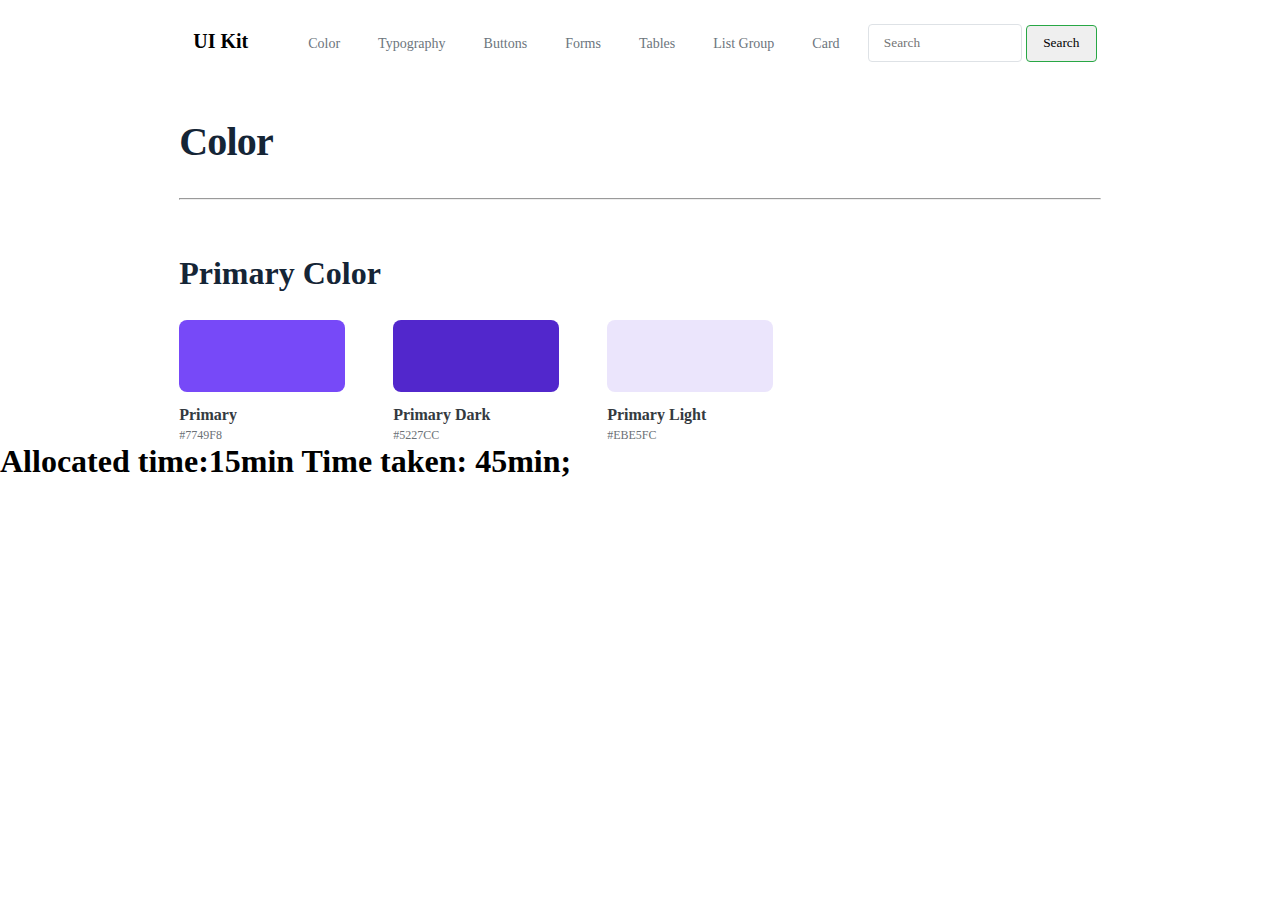
<file: index.html>
<!DOCTYPE html>
<html lang="en">
  <head>
    <meta charset="UTF-8" />
    <meta http-equiv="X-UA-Compatible" content="IE=edge" />
    <meta name="viewport" content="width=device-width, initial-scale=1.0" />
    <title>1</title>
  
    <link rel="stylesheet" href="./assest/css/global.css">
    <link rel="stylesheet" href="./assest/css/header.css">
  </head>
  <body>
  
    <header class="clearfix">
      <div class="nav-container clearfix">


        <h1>UI Kit</h1>
        <ul class="clearfix">
        <li><a href="./color.html">

          Color
        </a>
      </li>
      <li><a href="./typography.html">

        Typography
        </a>
      </li>
      
      <li><a href="./buttons.html">

        Buttons
      </a>
    </li>
    <li><a href="./forms.html">
      
          Forms
        </a>
      </li>
      
    </li>
        <li><a href="./tables.html">

          Tables
        </a>
      </li>
        
    </li>
    <li><a href="./listgroup.html">
      
      List Group
    </a>
  </li>
  
</li>
<li><a href="./card.html">
  
  Card
</a>
</li>

        </ul>
        <form action="">
          <input type="text" placeholder="Search"/>
          <button>Search</button>
        </form>
      </div>

      </header>

      <div class="container">
        <h1>Color</h1>
        <hr>
        <h2>Primary Color</h2>
        <div class="color-container clearfix">
          <div class="color-section float-left">
            <div class="primary-color">

            </div>
            <h3>Primary</h3>
            <p>#7749F8</p>
          </div>
          <div class="color-section float-left">
            <div class="dark-color">

            </div>
            <h3>Primary Dark</h3>
            <p>#5227CC</p>
          </div>
          <div class="color-section float-left">
            <div class="light-color">
  
            </div>
            <h3>Primary Light</h3>
            <p>#EBE5FC</p>
          </div>
        </div>
      </div>
      <h1>

        Allocated time:15min
        Time taken: 45min;
      </h1>
</body>
</html>
</file>
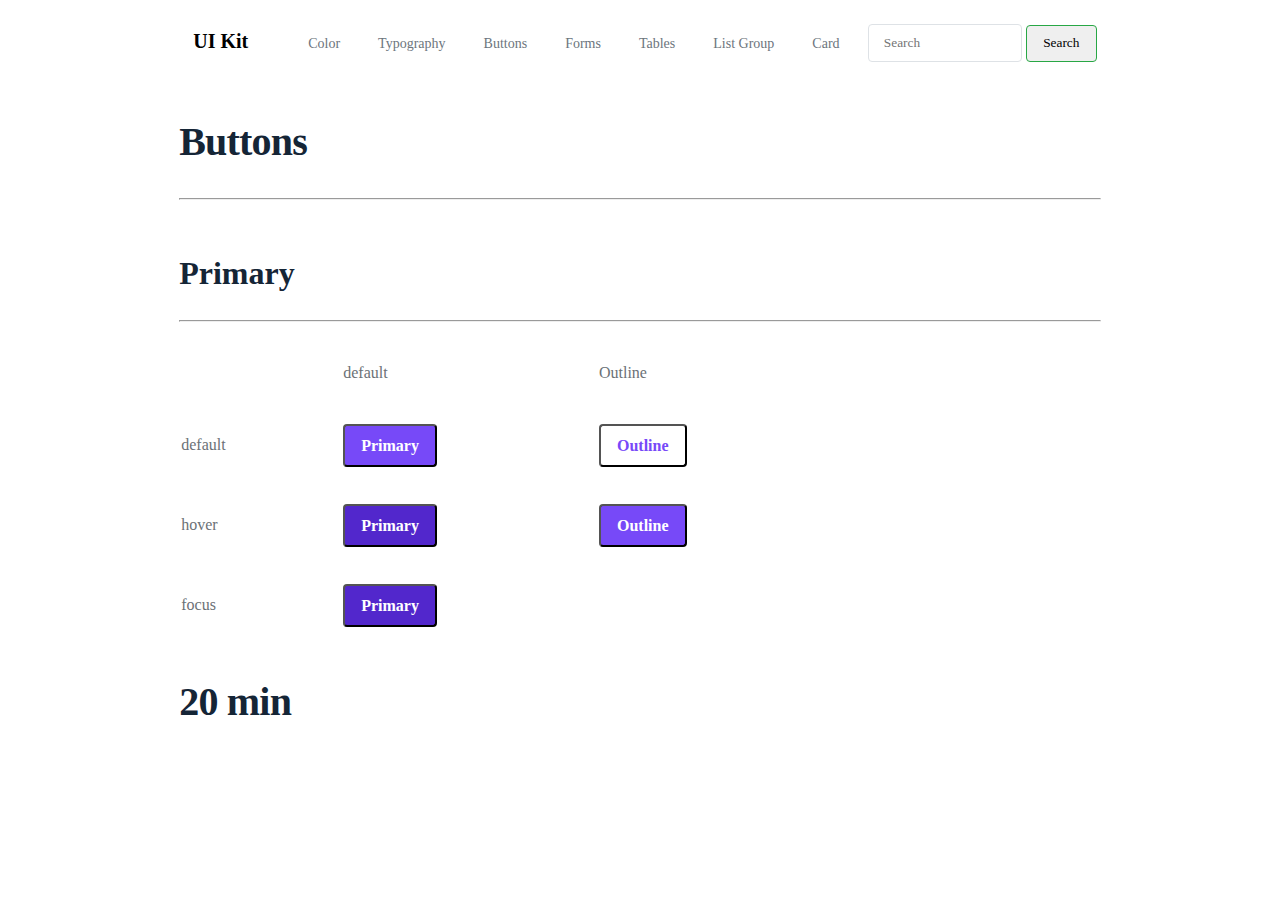
<file: buttons.html>
<!DOCTYPE html>
<html lang="en">

<head>
    <meta charset="UTF-8">
    <meta http-equiv="X-UA-Compatible" content="IE=edge">
    <meta name="viewport" content="width=device-width, initial-scale=1.0">
    <title>buttons</title>
    <link rel="stylesheet" href="./assest/css/global.css">
    <link rel="stylesheet" href="./assest/css/header.css">
    <link rel="stylesheet" href="./assest/css/buttons.css">
</head>

<body>
    <header class="clearfix">
        <div class="nav-container clearfix">


            <h1>UI Kit</h1>
            <ul class="clearfix">
                <li><a href="./color.html">

                        Color
                    </a>
                </li>
                <li><a href="./typography.html">

                        Typography
                    </a>
                </li>

                <li><a href="./buttons.html">

                        Buttons
                    </a>
                </li>
                <li><a href="./forms.html">

                        Forms
                    </a>
                </li>

                </li>
                <li><a href="./tables.html">

                        Tables
                    </a>
                </li>

                </li>
                <li><a href="./listgroup.html">

                        List Group
                    </a>
                </li>

                </li>
                <li><a href="./card.html">

                        Card
                    </a>
                </li>

            </ul>
            <form action="">
                <input type="text" placeholder="Search" />
                <button>Search</button>
            </form>
        </div>

    </header>
    <div class="container">
        <h1>Buttons</h1>
        <hr>

        <div class="type-container type-primary">
            <h2>Primary</h2>
            <hr />
            <table>
                <thead>
                    <tr>
                        <th></th>
                        <th>default</th>
                        <th>Outline</th>
                    </tr>
                </thead>
                <tbody>
                    <tr>
                        <td>default</td>
                        <td class="primary-default"><button>Primary</button></td>
                        <td class="outline-default"><button>Outline</button></td>
                    </tr>
                    <tr>
                        <td>hover</td>
                        <td class="primary-hover"><button>Primary</button></td>
                        <td class="outline-hover"><button>Outline</button></td>
                    </tr>
                    <tr>
                        <td>focus</td>
                        <td class="primary-focus"><button>Primary</button></td>
                    </tr>
                </tbody>
            </table>
            <h1>20 min</h1>
        </div>
    </div>
</body>

</html>
</file>
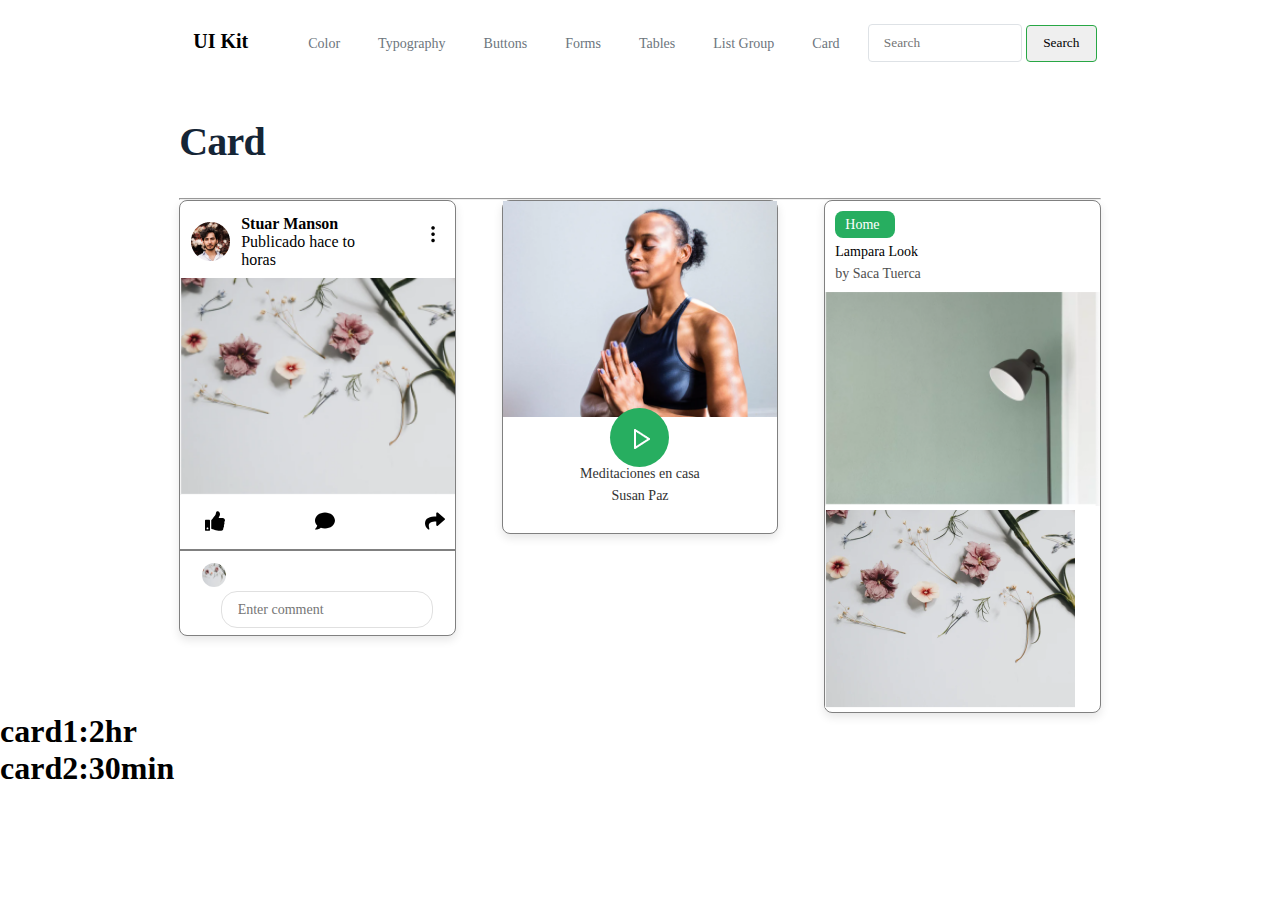
<file: card.html>
<!DOCTYPE html>
<html lang="en">

<head>
  <meta charset="UTF-8" />
  <meta http-equiv="X-UA-Compatible" content="IE=edge" />
  <meta name="viewport" content="width=device-width, initial-scale=1.0" />
  <title>Card</title>
  <link rel="stylesheet" href="./assest/css/global.css" />
  <link rel="stylesheet" href="./assest/css/card.css" />
  <link rel="stylesheet" href="./assest/css/header.css" />
</head>

<body>
  <header class="clearfix">
    <div class="nav-container clearfix">


      <h1>UI Kit</h1>
      <ul class="clearfix">
        <li><a href="./color.html">

            Color
          </a>
        </li>
        <li><a href="./typography.html">

            Typography
          </a>
        </li>

        <li><a href="./buttons.html">

            Buttons
          </a>
        </li>
        <li><a href="./forms.html">

            Forms
          </a>
        </li>

        </li>
        <li><a href="./tables.html">

            Tables
          </a>
        </li>

        </li>
        <li><a href="./listgroup.html">

            List Group
          </a>
        </li>

        </li>
        <li><a href="./card.html">

            Card
          </a>
        </li>

      </ul>
      <form action="">
        <input type="text" placeholder="Search" />
        <button>Search</button>
      </form>
    </div>

  </header>
  <div class="container clearfix">

    <h1>Card</h1>
    <hr />
    <div class="card-container">
      <section class="card-header">
        <div class="profile-pic">
          <img src="./assest/images/Avatar.png" alt="profile" />
        </div>
        <div class="profile-detail">
          <h4>Stuar Manson</h4>
          <p>Publicado hace to horas</p>
        </div>
        <img src="./assest/images/menu.png" alt="" />
      </section>
      <section class="card-image">
        <img src="./assest/images/pp.png" alt="" />
      </section>
      <section class="card-likes clearfix">
        <img src="./assest/images/thumbs-up-solid.svg" alt="" />
        <img src="./assest/images/comment-solid.svg" alt="" />
        <img src="./assest/images/share-solid.svg" alt="" />
      </section>
      <hr />
      <section class="card-comment clearfix">
        <img src="./assest/images/pp.png" alt="" />

        <input type="text" placeholder="Enter comment" />
      </section>

    </div>
    <div class="card-container">
      <img src="./assest/images/Images.png" alt="">
      <div class="green-background">
        <img src="./assest/images/Vector.png" alt="">
      </div>
      <div class="h5 second-card-title">
        Meditaciones en casa
      </div>
      <p>Susan Paz</p>
    </div>
    <div class="card-container">
      <div class="card-detail">

        <h3>Home</h3>
        <h4>Lampara Look</h4>
        <h5>by Saca Tuerca </h5>
      </div>
      <img src="./assest/images/lamp.png" alt="lamp">
      <div class="comment-section">
        <img src="./assest/images/pp.png" alt="">
      </div>
    </div>
  </div>
  <h1>card1:2hr<br>card2:30min</h1>

</body>

</html>
</file>
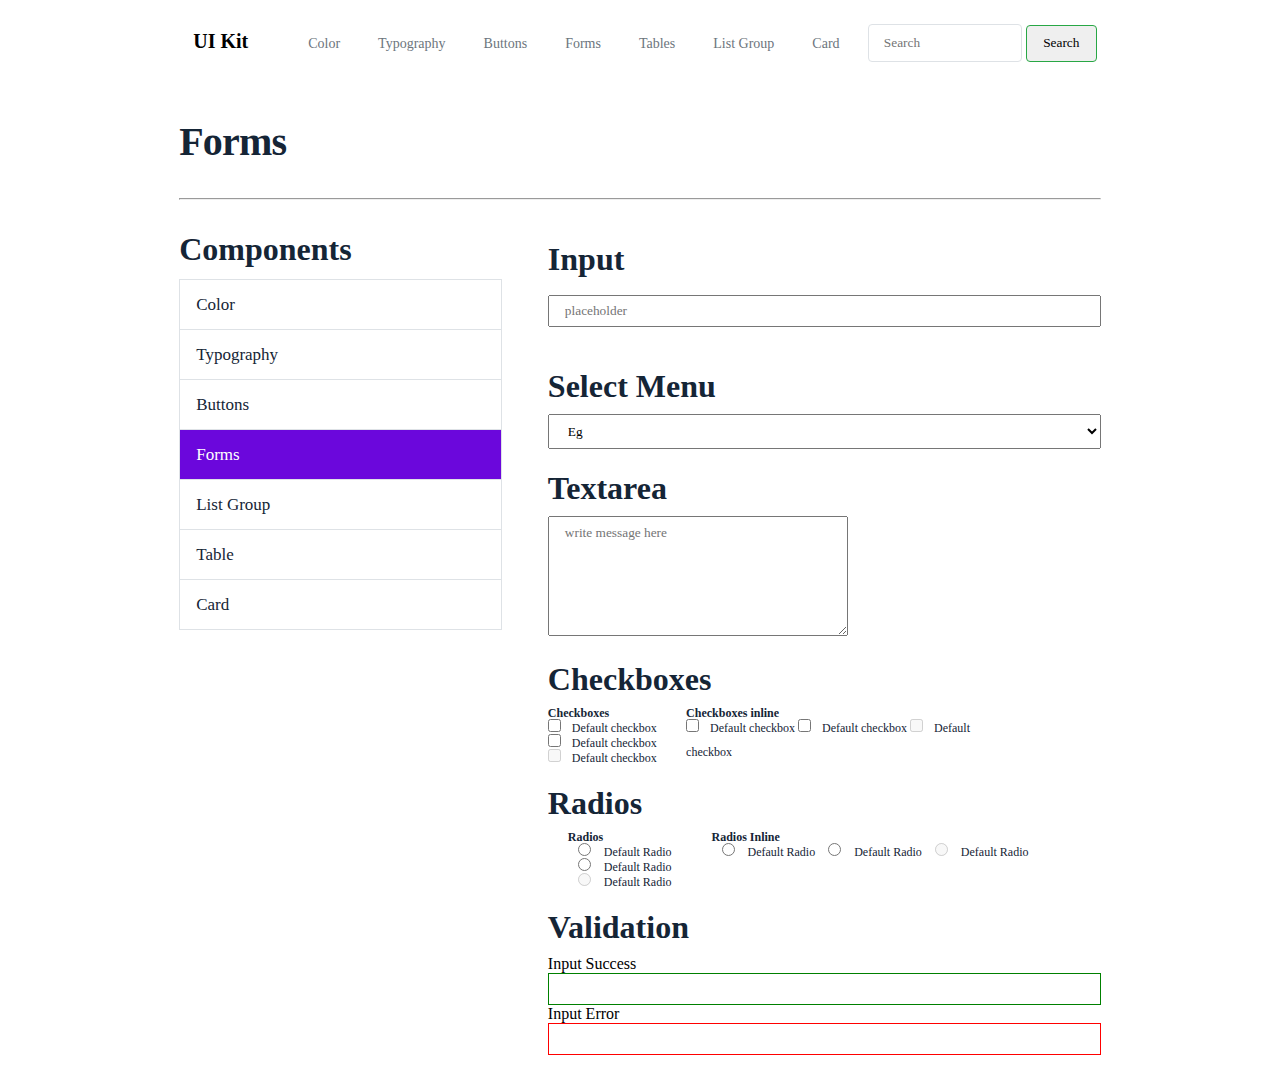
<file: forms.html>
<!DOCTYPE html>
<html lang="en">

<head>
    <meta charset="UTF-8" />
    <meta http-equiv="X-UA-Compatible" content="IE=edge" />
    <meta name="viewport" content="width=device-width, initial-scale=1.0" />
    <title>4</title>
    <link rel="stylesheet" href="./assest/css/global.css">
    <link rel="stylesheet" href="./assest/css/header.css">
    <link rel="stylesheet" href="./assest/css/forms.css">
</head>

<body>
    <header class="clearfix">
        <div class="nav-container clearfix">


            <h1>UI Kit</h1>
            <ul class="clearfix">
                <li><a href="./color.html">

                        Color
                    </a>
                </li>
                <li><a href="./typography.html">

                        Typography
                    </a>
                </li>

                <li><a href="./buttons.html">

                        Buttons
                    </a>
                </li>
                <li><a href="./forms.html">

                        Forms
                    </a>
                </li>

                </li>
                <li><a href="./tables.html">

                        Tables
                    </a>
                </li>

                </li>
                <li><a href="./listgroup.html">

                        List Group
                    </a>
                </li>

                </li>
                <li><a href="./card.html">

                        Card
                    </a>
                </li>

            </ul>
            <form action="">
                <input type="text" placeholder="Search" />
                <button>Search</button>
            </form>
        </div>

    </header>
    <div class="container">
        <h1>Forms</h1>
        <hr />
        <div class="form-container">
            <div class="components">
                <h2>Components</h2>
                <ul>
                    <li>Color</li>
                    <li>Typography</li>
                    <li>Buttons</li>
                    <li>Forms</li>
                    <li>List Group</li>
                    <li>Table</li>
                    <li>Card</li>
                </ul>
            </div>
            <div class="form-input">
                <form onsubmit="">
                    <h2>Input</h2>
                    <input type="text" placeholder="placeholder" />
                    <h2>Select Menu</h2>
                    <select placeholder="Select Menu">
                        <option>Eg</option>
                    </select>
                    <h2>Textarea</h2>
                    <textarea placeholder="write message here"></textarea>
                    <div class="checkbox-container">
                        <h2>Checkboxes</h2>
                        <div class="block-checkbox">
                            <h4>Checkboxes</h4>
                            <input type="checkbox" id="chk" name="Default Checkbox" value="smth" />
                            <label for="chk"> Default checkbox</label><br />
                            <input type="checkbox" id="2" name="d2" value="chk2" />
                            <label for="2"> Default checkbox</label><br />
                            <input type="checkbox" id="3" name="d2" value="chk2" disabled />
                            <label for="3"> Default checkbox</label><br />
                        </div>
                        <div class="inline-checkbox">
                            <h4>Checkboxes inline</h4>
                            <input type="checkbox" id="inlinechk" name="Default Checkbox" value="smth" />
                            <label for="inlinechk"> Default checkbox</label>
                            <input type="checkbox" id="inline2" name="d2" value="chk2" />
                            <label for="inline2"> Default checkbox</label>
                            <input type="checkbox" id="inline3" name="d2" value="chk2" disabled />
                            <label for="inline3"> Default checkbox</label>
                        </div>
                    </div>
                    <div class="radio-container">
                        <h2>Radios</h2>
                        <div class="block-radios">
                            <h4>Radios</h4>
                            <div class="radio1">

                                <input id="rad3" type="radio">
                                <label for="rad3">Default Radio</label>
                            </div>
                            <div class="radio2">

                                <input id="rad4" type="radio">
                                <label for"rad4">Default Radio</label>
                            </div>
                            <div class="radio3">

                                <input type="radio" disabled>
                                <label>Default Radio</label>
                            </div>
                        </div>
                        <div class="inline-radios">
                            <h4>Radios Inline</h4>

                            <input id="rad1" type="radio">
                            <label for="rad1">Default Radio</label>

                            <input id="rad2" type="radio">
                            <label for="rad2">Default Radio</label>
                            <input type="radio" disabled>
                            <label>Default Radio</label>
                        </div>
                    </div>
                    <div class="validation">

                        <h2>Validation</h2>
                        <label class="float-none">Input Success</label>
                        <input class="success" type="text" />

                        <label class="float-none">Input Error</label>
                        <input class="error" type="text" />
                    </div>
            </div>
        </div>
        </form>
    </div>
</body>

</html>
</file>
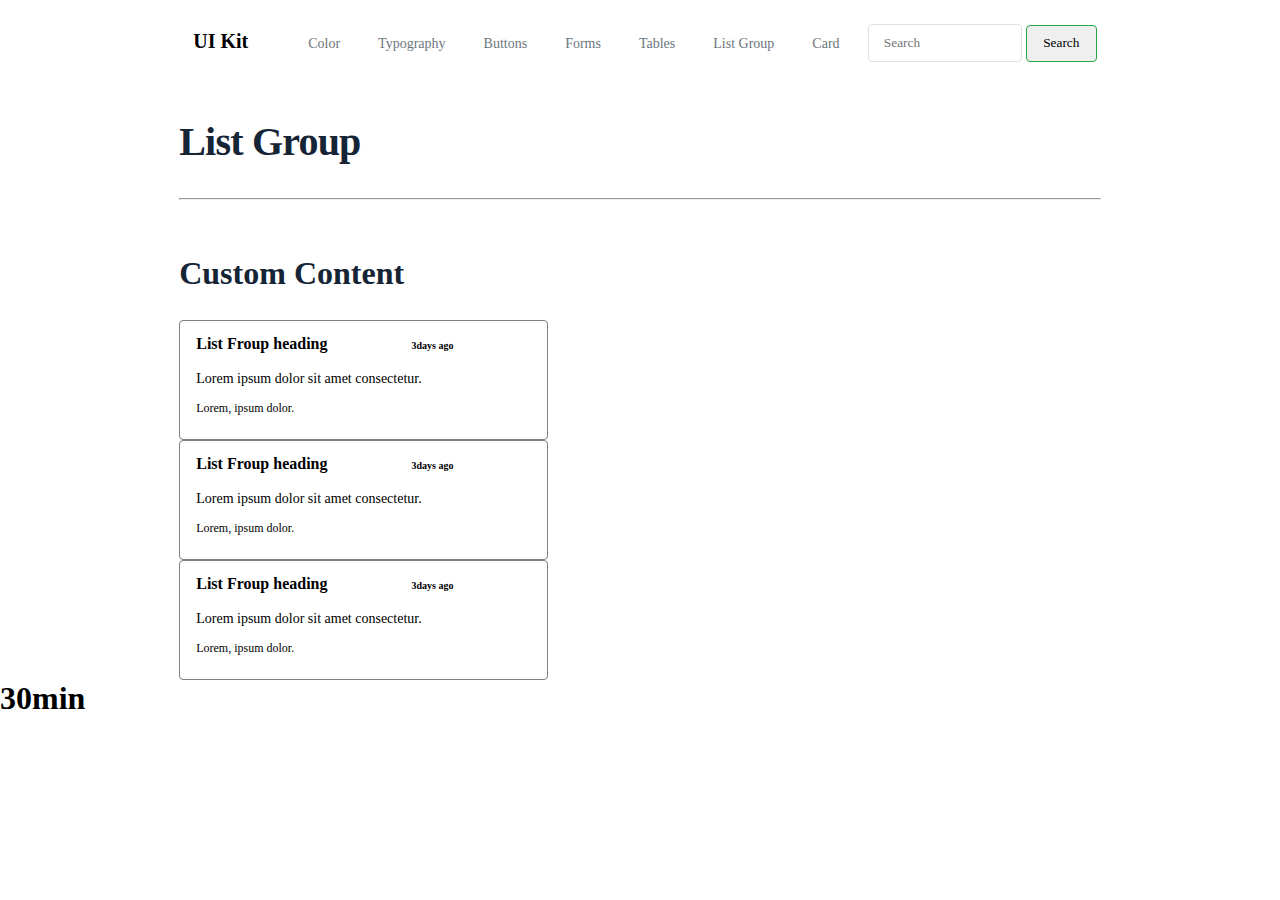
<file: listgroup.html>
<!DOCTYPE html>
<html lang="en">

<head>
    <meta charset="UTF-8" />
    <meta http-equiv="X-UA-Compatible" content="IE=edge" />
    <meta name="viewport" content="width=device-width, initial-scale=1.0" />
    <title>5</title>
    <link rel="stylesheet" href="./assest/css/global.css">
    <link rel="stylesheet" href="./assest/css/header.css">
    <link rel="stylesheet" href="./assest/css/group.css">
</head>

<body>
    <header class="clearfix">
        <div class="nav-container clearfix">


            <h1>UI Kit</h1>
            <ul class="clearfix">
                <li><a href="./color.html">

                        Color
                    </a>
                </li>
                <li><a href="./typography.html">

                        Typography
                    </a>
                </li>

                <li><a href="./buttons.html">

                        Buttons
                    </a>
                </li>
                <li><a href="./forms.html">

                        Forms
                    </a>
                </li>

                </li>
                <li><a href="./tables.html">

                        Tables
                    </a>
                </li>

                </li>
                <li><a href="./listgroup.html">

                        List Group
                    </a>
                </li>

                </li>
                <li><a href="./card.html">

                        Card
                    </a>
                </li>

            </ul>
            <form action="">
                <input type="text" placeholder="Search" />
                <button>Search</button>
            </form>
        </div>

    </header>
    <div class="container">
        <h1>List Group</h1>
        <hr />

        <div class="custom-list">
            <h2>Custom Content</h2>
            <ul>
                <li>
                    <div class="list-container">
                        <h4>
                            List Froup heading

                            <span>3days ago</span>
                        </h4>
                        <p>Lorem ipsum dolor sit amet consectetur.</p>
                        <small>Lorem, ipsum dolor.</small>
                    </div>
                </li>
                <li>
                    <div class="list-container">
                        <h4>
                            List Froup heading

                            <span>3days ago</span>
                        </h4>
                        <p>Lorem ipsum dolor sit amet consectetur.</p>
                        <small>Lorem, ipsum dolor.</small>
                    </div>
                </li>
                <li>
                    <div class="list-container">
                        <h4>
                            List Froup heading

                            <span>3days ago</span>
                        </h4>
                        <p>Lorem ipsum dolor sit amet consectetur.</p>
                        <small>Lorem, ipsum dolor.</small>
                    </div>
                </li>
            </ul>
        </div>
    </div>
    <h1>30min</h1>
</body>

</html>
</file>
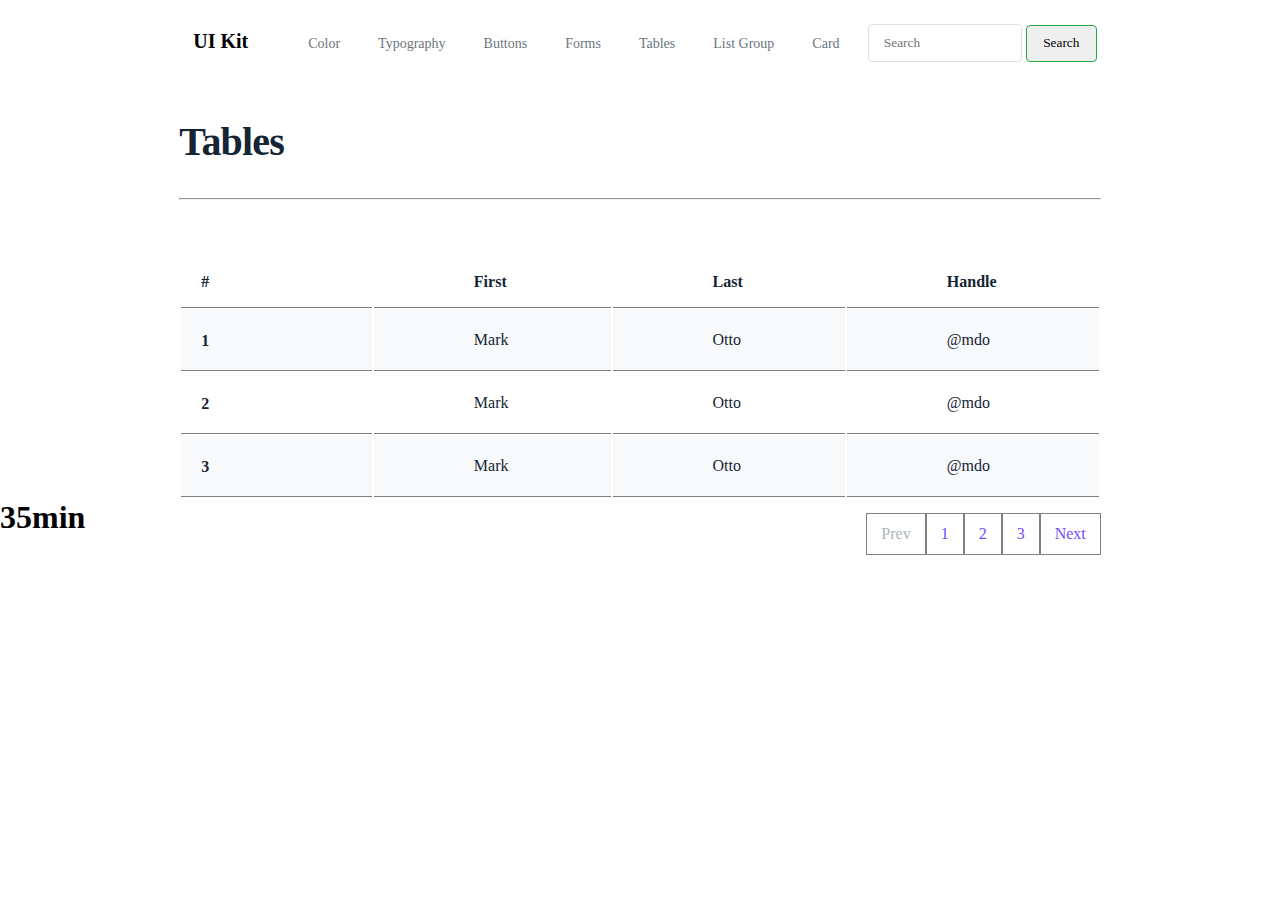
<file: tables.html>
<!DOCTYPE html>
<html lang="en">

<head>
    <meta charset="UTF-8" />
    <meta http-equiv="X-UA-Compatible" content="IE=edge" />
    <meta name="viewport" content="width=device-width, initial-scale=1.0" />
    <title>6</title>
    <link rel="stylesheet" href="./assest/css/global.css">
    <link rel="stylesheet" href="./assest/css/header.css">
    <link rel="stylesheet" href="./assest/css/table.css">
</head>

<body>
    <header class="clearfix">
        <div class="nav-container clearfix">


            <h1>UI Kit</h1>
            <ul class="clearfix">
                <li><a href="./color.html">

                        Color
                    </a>
                </li>
                <li><a href="./typography.html">

                        Typography
                    </a>
                </li>

                <li><a href="./buttons.html">

                        Buttons
                    </a>
                </li>
                <li><a href="./forms.html">

                        Forms
                    </a>
                </li>

                </li>
                <li><a href="./tables.html">

                        Tables
                    </a>
                </li>

                </li>
                <li><a href="./listgroup.html">

                        List Group
                    </a>
                </li>

                </li>
                <li><a href="./card.html">

                        Card
                    </a>
                </li>

            </ul>
            <form action="">
                <input type="text" placeholder="Search" />
                <button>Search</button>
            </form>
        </div>

    </header>
    <div class="container">
        <h1>Tables</h1>
        <hr />
        <table>
            <thead>
                <tr>
                    <th>#</th>
                    <th>First</th>
                    <th>Last</th>
                    <th>Handle</th>
                </tr>
            </thead>
            <tbody>
                <tr>
                    <td>1</td>
                    <td>Mark</td>
                    <td>Otto</td>
                    <td>@mdo</td>
                </tr>
                <tr>
                    <td>2</td>
                    <td>Mark</td>
                    <td>Otto</td>
                    <td>@mdo</td>
                </tr>
                <tr>
                    <td>3</td>
                    <td>Mark</td>
                    <td>Otto</td>
                    <td>@mdo</td>
                </tr>
            </tbody>
        </table>
        <div class="pages">
            <div class="ul">
                <li>Prev</li>
                <li>1</li>
                <li>2</li>
                <li>3</li>
                <li>Next</li>
            </div>
        </div>
    </div>
    <h1>35min</h1>
</body>

</html>
</file>
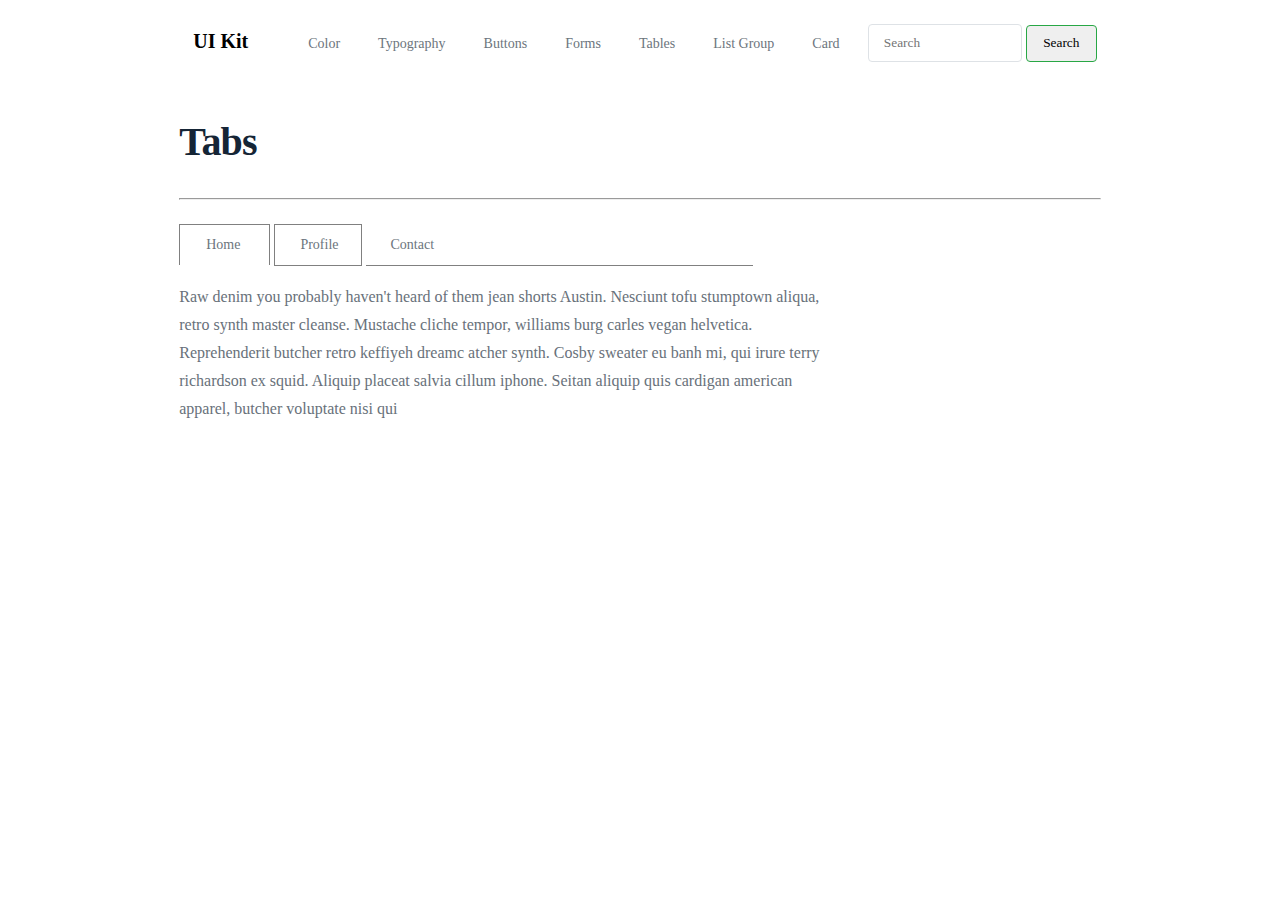
<file: typography.html>
<!DOCTYPE html>
<html lang="en">

<head>
    <meta charset="UTF-8">
    <meta http-equiv="X-UA-Compatible" content="IE=edge">
    <meta name="viewport" content="width=device-width, initial-scale=1.0">
    <title>typography</title>
    <link rel="stylesheet" href="./assest/css/global.css">

    <link rel="stylesheet" href="./assest/css/header.css">

    <link rel="stylesheet" href="./assest/css/typography.css">


</head>

<body>
    <header class="clearfix">
        <div class="nav-container clearfix">


            <h1>UI Kit</h1>
            <ul class="clearfix">
                <li><a href="./color.html">

                        Color
                    </a>
                </li>
                <li><a href="./typography.html">

                        Typography
                    </a>
                </li>

                <li><a href="./buttons.html">

                        Buttons
                    </a>
                </li>
                <li><a href="./forms.html">

                        Forms
                    </a>
                </li>

                </li>
                <li><a href="./tables.html">

                        Tables
                    </a>
                </li>

                </li>
                <li><a href="./listgroup.html">

                        List Group
                    </a>
                </li>

                </li>
                <li><a href="./card.html">

                        Card
                    </a>
                </li>

            </ul>
            <form action="">
                <input type="text" placeholder="Search" />
                <button>Search</button>
            </form>
        </div>

    </header>

    <div class="container">
        <h1>Tabs</h1>
        <hr>
        <div class="tab-container">
            <div class="tabs">
                <div class="active">Home</div>
                <div>Profile</div>
                <div class="">Contact
                </div>


            </div>
            <p>
                Raw denim you probably haven't heard of them jean shorts Austin.
                Nesciunt tofu stumptown aliqua, retro synth master cleanse. Mustache
                cliche tempor, williams burg carles vegan helvetica. Reprehenderit
                butcher retro keffiyeh dreamc atcher synth. Cosby sweater eu banh mi,
                qui irure terry richardson ex squid. Aliquip placeat salvia cillum
                iphone. Seitan aliquip quis cardigan american apparel, butcher
                voluptate nisi qui
            </p>
        </div>
    </div>
</body>

</html>
</file>
<file: assest/css/global.css>
* {
  box-sizing: border-box;
  margin: 0px;
  padding: 0px;
  font-family: "Inter";
}
li {
  list-style-type: none;
}
.clearfix::after {
  content: "";
  display: block;
  clear: both;
}
a{
  text-decoration: none;

}

.float-left{
  float:left;
  
}
.float-right{
  float: right;
}
.float-none{
  float: none;
}

:root{
  --primary-color:#7749F8;
  --primary-dark:#5227CC;
  --primary-light:#EBE5FC;

}
.container{
  width: 72%;
  margin:auto;
}
.container h1{
  font-style: normal;
font-weight: 700;
font-size: 40px;
line-height: 48px;
letter-spacing: -0.02em;

/* Heading/Title Color */

color: #152536;
margin:32px 0px;

}
.container h2{
  margin: 54px 0px 27px;
  font-style: normal;
font-weight: 600;
font-size: 32px;
line-height: 39px;
/* identical to box height */


/* Heading/Title Color */

color: #152536;
}
</file>
<file: assest/css/header.css>
.nav-container{
    width:72%;
    margin :18px auto; 
}
header h1{
    float: left;
    margin: 11px 41px 13px 14px;
    font-style: normal;
font-weight: 800;
font-size: 20px;
line-height: 24px;

color: #000000;
}
header ul li{
    float: left;
    margin: 16px 19px;
   
}
header ul li a{
    font-style: normal;
    font-weight: 400;
    font-size: 14px;
    line-height: 16px;
    /* identical to box height, or 114% */
    
    color: #6C757D;
    
    
}
header a:hover{
    text-decoration: underline;
    color:blue;
}
header ul{
    float: left;

}
header form{
    float :right;
    height:100%;
    margin: 6px 4px 4px 0px;    
}
header form input{
    width: 154px;
    height: 38px;
  padding: 12px 15px;
    
    /* /Gray / White */
    
    background: #FFFFFF;
    /* Stroke/light */
    
    border: 1px solid #DEE2E6;
    border-radius: 4px; 
}
header form button{
    width: 71px;
    height: 37px;
    left: 1035px;
    top: 6px;
    
    /* /Status Color / Success */
    
    border: 1px solid #28A745;
    border-radius: 4px;
}

.container{
    width: 72%;
    margin:auto;
}

.color-section{
    float: left;
}
.container h1{
    font-style: normal;
font-weight: 700;
font-size: 40px;
line-height: 48px;
letter-spacing: -0.02em;

/* Heading/Title Color */

color: #152536;
margin:32px 0px;

}
.container h2{
    margin: 54px 0px 27px;
    font-style: normal;
font-weight: 600;
font-size: 32px;
line-height: 39px;
/* identical to box height */


/* Heading/Title Color */

color: #152536;
}

.color-section .primary-color{
    width: 166px;
height: 72px;
background: #7749F8;
border-radius: 8px;
}
.color-container h3{
    font-style: normal;
font-weight: 600;
font-size: 16px;
line-height: 19px;

/* Dark */

color: #343A40;
margin:13px 0px 4px;

}
.color-container p{
    font-style: normal;
font-weight: 400;
font-size: 12px;
line-height: 15px;
/* identical to box height */


/* Body Text Color */

color: #6B7176;

}

.color-section .dark-color{
    width: 166px;
height: 72px;
background: var(--primary-dark);
border-radius: 8px;
}
.color-section .light-color{
    width: 166px;
height: 72px;
background: var(--primary-light);
border-radius: 8px;
}
.color-section{
    margin:0px 24px;
}
.color-section:first-child{
    margin-left:0px;
}
</file>
<file: assest/css/buttons.css>
.type-container table {
  margin: 17px 0px;
}
.type-container table td,
th {
  font-style: normal;
  font-weight: 400;
  font-size: 16px;
  line-height: 28px;
  /* identical to box height, or 175% */

  /* Body Text Color */

  color: #6b7176;
}
.type-container table td,
th {
  text-align: left;
  padding: 17.5px 160px 17.5px 0px;
}

.type-container table button {
  border-radius: 4px;
}
.type-primary button {
}

/* primary color styling */

.type-container table .primary-default button {
  background-color: #7749f8;
  color: white;
  font-weight: 600;
  font-size: 16px;
  line-height: 19px;
  text-align: center;

  /* /Gray / White */

  color: #ffffff;
}
.type-container table button {
  font-style: normal;
  font-weight: 600;
  font-size: 16px;
  line-height: 19px;
  text-align: center;

  /* /Gray / White */

  color: #ffffff;
  padding: 10px 16px;
}
.type-container table .outline-default button {
  background-color: white;
  color: #7749f8;
}
.type-container table .primary-hover button {
  background-color: #5227cc;
  color: white;
}
.type-container table .outline-hover button {
  background-color: #7749f8;
  color: white;
}
.type-container table .primary-focus button {
  background-color: #5227cc;
  color: white;
}
table tr td:first-child {
  padding: 0px;
  margin: 0px;
}
</file>
<file: assest/css/card.css>
.card-container {
  width: 30%;
  min-width: 200px;
  margin-right: 5%;
  border: 1px solid grey;
  background: #ffffff;
  box-shadow: 0px 4px 10px rgba(0, 0, 0, 0.1);
  border-radius: 8px;
  padding: 0px;
  position: relative;
  float: left;
}
.card-container:last-child {
  margin-right: 0px;
}
.card-header {
  margin: 4px 0px;
  position: relative;
}
.card-container .card-header .profile-pic img {
  height: 39px;
  width: 39px;
  float: left;
  margin: 17px 11px;
}
.card-header .profile-detail {
  float: left;
  width: 8.125rem;
  margin-top: 10px;
}

.card-header > img {
  position: absolute;
  top: 9.5px;
  right: 7px;
}

.card-image img {
  width: 100%;
}

.card-likes {
  width: 100%;
  margin: 0px 25px;
}
.card-likes img {
  height: 20px;
  width: 19.68px;
  margin: 12px 86.32px 14px 0px;
  color: black;
}
.card-likes img:last-child {
  margin-right: 0px;
}

.card-comment {
  margin: 12px 22px 7px;
}
.card-comment img {
  width: 24px;
  height: 24px;
  border-radius: 50%;
  margin-right: 13px;
}
.card-comment input {
  float: right;
  border-radius: 10px;
  padding: 9px 16px;
  font-weight: 400;
  font-size: 14px;
  line-height: 17px;

  color: #bdbdbd;
  border: 1px solid #e0e0e0;
  border-radius: 16px;
}

.card-container hr {
  border: 1px solid grey;
  margin: 0px 0px 10px 0px;
}

.card-container > img {
  width: 100%;
}
.green-background {
  position: absolute;
  top: 207px;
  left: 39%;
  width: 59px;
  height: 59px;
  background-color: #27ae60;
  border-radius: 50%;
}
.green-background > img {
  position: absolute;

  top: 21px;
  left: 24px;
  color: white;
}

.second-card-title {
  width: 100%;
  margin-top: 44px;
  text-align: center;
  font-weight: 400;
  font-size: 14px;
  line-height: 17px;

  color: #333333;
}
.second-card-title + p {
  margin-top: 5px;
  margin-bottom: 29px;
  font-weight: 400;
  font-size: 14px;
  line-height: 17px;
  /* identical to box height */

  text-align: center;

  /* Gray 1 */

  color: #333333;
}

.card-container .card-detail {
  margin: 10px;
}

.card-detail h3 {
  width: 60px;
  padding: 5px 10px;
  background: #27ae60;
  border-radius: 8px;

  font-family: "Inter";
  font-style: normal;
  font-weight: 400;
  font-size: 14px;
  line-height: 17px;
  /* identical to box height */

  color: #ffffff;
  margin-bottom: 5px;
}

.card-detail h4 {
  font-weight: 400;
  font-size: 14px;
  line-height: 17px;
  /* identical to box height */

  color: #000000;
  margin-bottom: 5px;
}
.card-detail h5 {
  font-weight: 400;
  font-size: 14px;
  line-height: 17px;
  /* identical to box height */

  /* Gray 2 */

  color: #4f4f4f;
}
.card-detail + .comment-section img {
  width: 24px;
  height: 24px;
}
</file>
<file: assest/css/forms.css>
li {
  list-style: none;
}

.container .form-container {
  margin: 20px 0px 10px;
}
.components {
  float: left;
  width: 35%;
}
.components h2 {
  margin: 10px 0px;
}
.form-container::after {
  content: "";
  display: block;
  clear: both;
}

.container ul li {
  padding: 16px 16px;
  width: 100%;
  font-style: normal;
  font-weight: 400;
  font-size: 17px;
  line-height: 17px;
  /* identical to box height, or 100% */

  /* Heading/Title Color */

  color: #152536;
  background: #ffffff;
  /* Stroke/light */

  border: 1px solid #dee2e6;
  border-top: none;
  border-radius: 0px;
}
.container ul li:first-child {
  border-top: 1px solid #dee2e6;
}
.container ul li:nth-child(4) {
  background-color: rgb(107, 7, 220);
  color: white;
}
.form-input {
  float: right;
  width: 60%;
}
.form-input h2 {
  margin: 20px 0 8px;
}
.form-input h2 + input {
  height: 32px;
  width: 100%;
  padding: 8px 15px;

  margin: 8px 0px 20px;
}
.form-input select {
  width: 100%;
  padding: 8px 15px;
}
.form-input textarea {
  width: 300px;
  padding: 8px 16px;
  height: 120px;
}
.checkbox-container {
  font-style: normal;
  font-weight: 400;
  font-size: 12px;
  line-height: 12px;
  /* identical to box height, or 100% */

  /* Heading/Title Color */

  color: #152536;
}
.checkbox-container .block-checkbox {
  float: left;
  width: 25%;
}
.block-checkbox input label {
  float: left;
}
.block-checkbox input {
  display: inline;
  margin: 0px 8px 0px 0px;
}
.block-checkbox::after {
  content: "";
  display: block;
  clear: both;
}
.checkbox-container .inline-checkbox {
  float: left;
  width: 60%;
}
.inline-checkbox label {
  width: 100%;
  margin: 24px 0px;
}
.inline-checkbox input {
  margin: 0px 8px 14px 0px;
}

.checkbox-container::after {
  content: "";
  display: block;
  clear: both;
}

.success {
  border: 1px solid green;
}
.error {
  border: 1px solid red;
}
.radio-container {
  margin: 20px 0px;
  font-style: normal;
  font-weight: 400;
  font-size: 12px;
  line-height: 12px;
  /* identical to box height, or 100% */

  /* Heading/Title Color */

  color: #152536;
}
.radio-container .block-radios {
  float: left;
  margin: 0px 20px;
}
.radio-container .inline-radios {
  float: left;
  margin: 0px 20px;
}
.radio-container input {
  margin: 0px 10px;
}
.radio-container::after {
  content: "";
  display: block;
  clear: both;
}
.validation input {
  width: 100%;
  height: 32px;
}
.validation label {
  margin: 20px 0px;
}
</file>
<file: assest/css/group.css>
li {
  border-radius: 4px;
  list-style: none;
}

.custom-list {
  float: left;
  font-style: normal;
  font-weight: 700;
  font-size: 16px;
  line-height: 19px;

  /* /Gray / White */

  color: black;
}
.custom-list li {
  border: 1px solid grey;
  height: 120px;
  width: 369px;
}
.custom-list h4 {
  font-style: normal;
  font-weight: 800;
  font-size: 16px;
  line-height: 19px;
  margin: 13px 0px 16px 16px;
}
.custom-list p {
  font-style: normal;
  font-weight: 400;
  font-size: 14px;
  line-height: 20px;
  margin: 8px 24px 8px 16px;
}
.custom-list small {
  font-weight: 400;
  font-size: 12px;
  line-height: 15px;
  margin: 8px 24px 8px 16px;
}
.list-container span {
  margin-left: 80px;
  font-style: normal;
  font-weight: 700;
  font-size: 10px;
  line-height: 12px;
}
.custom-list li:hover {
  background-color: var(--primary-color);
  color: white;
}

.container::after {
  content: "";
  display: block;
  clear: both;
}
</file>
<file: assest/css/table.css>
table {
  margin-top: 54px;
  width: 100%;
}
td,
th {
  padding: 16px 100px;
  font-style: normal;
  font-weight: 400;
  font-size: 16px;
  line-height: 28px;
  /* identical to box height, or 175% */

  /* Heading/Title Color */

  color: #152536;
}
thead th {
  text-align: start;
  font-style: normal;
  font-weight: 800;
  font-size: 16px;
  line-height: 19px;

  /* Heading/Title Color */

  color: #152536;
}

th,
tr:nth-child(odd) {
  background-color: #f8f9fa;
}
th {
  background-color: white;
}
td:first-child,
th:first-child {
  font-style: normal;
  font-weight: 800;
  font-size: 16px;
  line-height: 19px;

  /* Heading/Title Color */

  color: #152536;
}
td,
th {
  border: 1px solid grey;
  border-top: none;
  border-left: none;
  border-right: none;
}
td:first-child {
  border-top: none;
}

.pages {
  margin-top: 14px;
  float: right;
}

.pages li {
  list-style: none;
  float: left;
  border: 1px solid grey;
}
.pages li {
  padding: 12px 14px;

  font-style: normal;
  font-weight: 400;
  font-size: 16px;
  line-height: 16px;
  /* identical to box height, or 100% */

  /* Primary/Color */

  color: #7749f8;
}
.pages li:hover {
  background-color: blueviolet;
  color: white;
}

.pages li:first-child {
  font-style: normal;
  font-weight: 400;
  font-size: 16px;
  line-height: 16px;
  /* identical to box height, or 100% */

  /* Secondary/Light Color */

  color: #abb5be;
}
.pages li:last-child {
}

tr td:first-child,
th:first-child {
  padding-right: 161px;
  padding-left: 20px;
}
</file>
<file: assest/css/typography.css>
.tab-container {
  width: 70%;
  overflow: hidden;
  margin: 24px 0px;
}
.tabs {
  position: relative;
}
.tabs::after {
  content: "";
  display: block;
  clear: both;
}
.tabs div {
  position: relative;
  font-style: normal;
  font-weight: 500;
  font-size: 14px;
  line-height: 21px;

  color: #6c757d;
  padding: 9px 22px 10px 25px;
  border: 1px solid grey;
  margin: 0px;
  display: inline-block;
}
.tabs div:hover {
  background-color: aquamarine;
  text-decoration: underline;
}

.tabs .active {
  border-bottom: 0px;
  padding: 9px 29px 10px 26px;
}

.tab-container p {
  margin-top: 17px;
  font-style: normal;
  font-weight: 400;
  font-size: 16px;
  line-height: 28px;

  color: #68717a;
}
.tabs > div:last-child {
  border: 0px;
  border-bottom: 1px solid grey;
  width: 60%;
  max-width: 100%;
}
</file>
